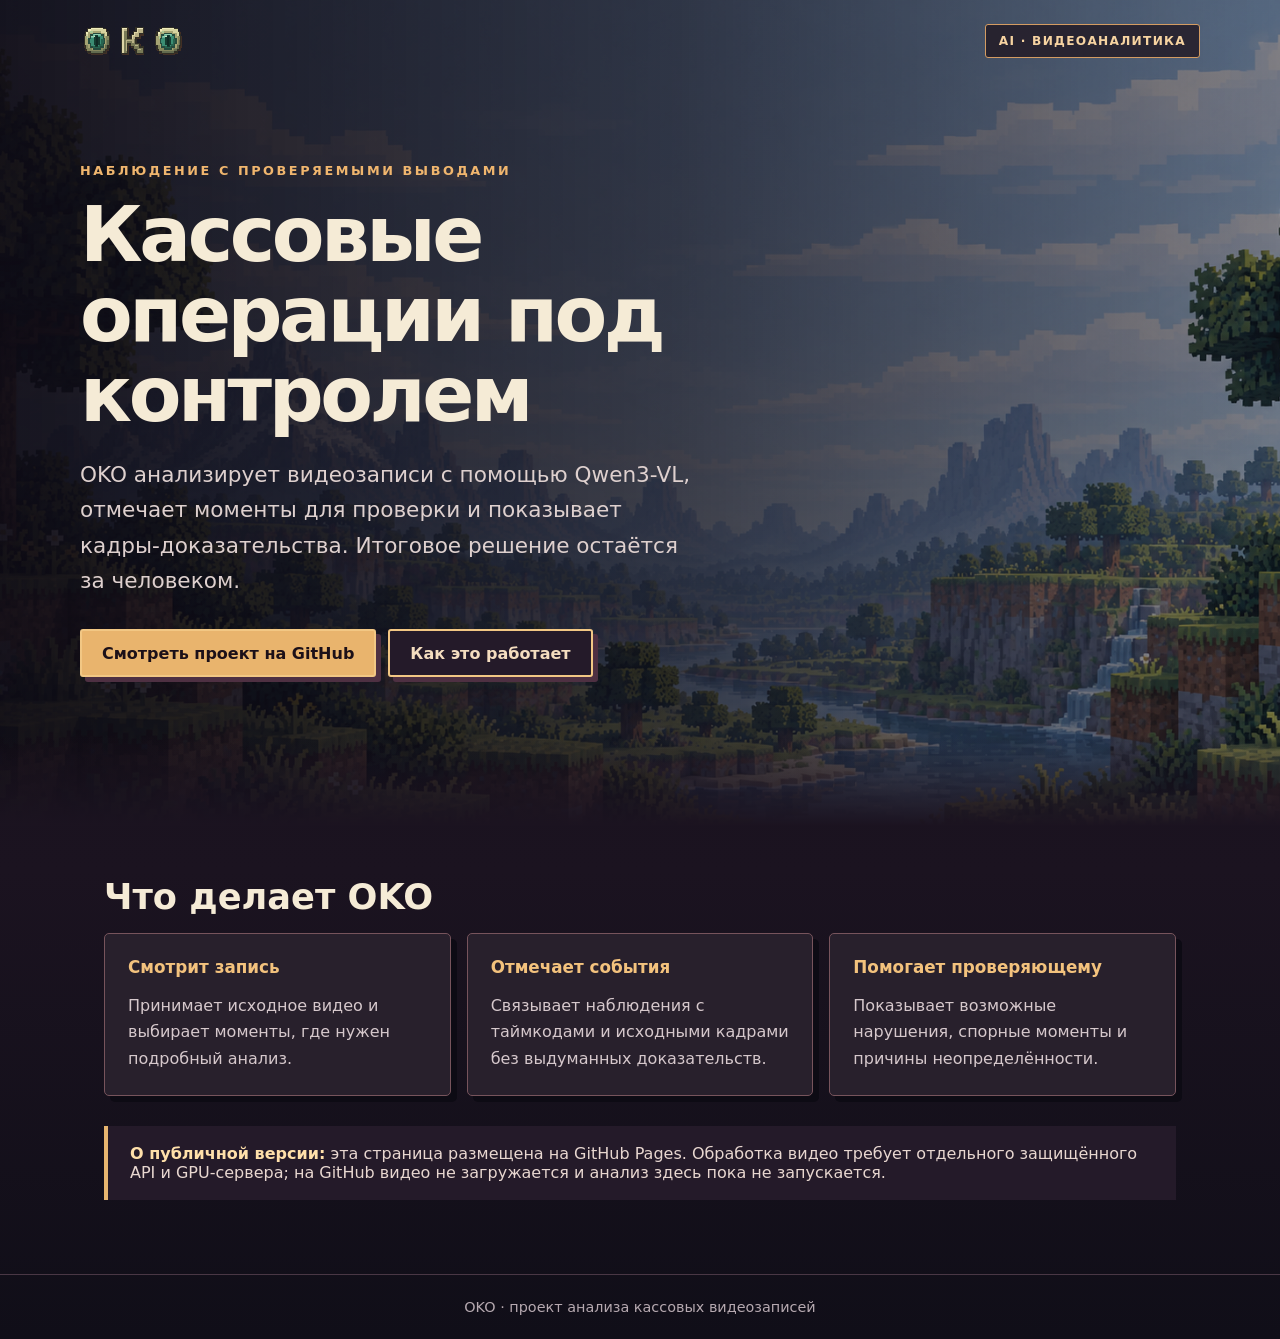
<file: docs/index.html>
<!doctype html>
<html lang="ru">
<head>
  <meta charset="utf-8">
  <meta name="viewport" content="width=device-width, initial-scale=1">
  <meta name="description" content="OKO — проект анализа кассовых видеозаписей с помощью Qwen3-VL и проверкой выводов человеком.">
  <title>OKO — анализ кассовых видео</title>
  <style>
    :root{color-scheme:dark;font-family:system-ui,-apple-system,"Segoe UI",sans-serif;background:#100e18;color:#f5ebd6}
    *{box-sizing:border-box}body{margin:0;min-height:100vh;background:linear-gradient(180deg,#100e18 0%,#1b1320 65%,#100e18 100%)}
    a{color:inherit}a:focus-visible{outline:3px solid #f3bf71;outline-offset:4px}
    .hero{position:relative;isolation:isolate;min-height:590px;padding:24px max(24px,calc((100vw - 1120px)/2));background:linear-gradient(90deg,rgba(13,10,20,.94),rgba(13,10,20,.72) 53%,rgba(13,10,20,.4)),url("assets/overworld-soft.png") center/cover}
    .hero::after{content:"";position:absolute;inset:auto 0 0;height:90px;background:linear-gradient(transparent,#1b1320);z-index:-1}
    nav{display:flex;align-items:center;justify-content:space-between;gap:20px;font-weight:700;letter-spacing:.08em}nav img{width:105px;height:auto}
    .chip{border:1px solid #d49c62;background:#201721c9;padding:9px 13px;border-radius:3px;color:#f6d3a1;font-size:.76rem;text-transform:uppercase}
    .hero-content{max-width:690px;padding:105px 0 125px}.eyebrow{color:#f0b66e;text-transform:uppercase;font-size:.8rem;letter-spacing:.2em;font-weight:800}
    h1{font-size:clamp(2.9rem,6vw,5.8rem);line-height:1.04;margin:17px 0 22px;letter-spacing:-.045em}p{line-height:1.65}.lead{font-size:clamp(1.1rem,2vw,1.35rem);color:#ded0ce;max-width:620px}
    .actions{display:flex;flex-wrap:wrap;gap:12px;margin-top:30px}.button{display:inline-flex;align-items:center;justify-content:center;min-height:48px;padding:10px 20px;border:2px solid #f2c784;background:#e9b46d;color:#1c1018;text-decoration:none;font-weight:800;border-radius:3px;box-shadow:5px 5px 0 #4e3042}.button.secondary{background:#241a29;color:#f4ddbf}
    main{max-width:1120px;margin:auto;padding:20px 24px 74px}h2{font-size:clamp(1.5rem,3vw,2.2rem);margin:30px 0 16px}.grid{display:grid;grid-template-columns:repeat(3,minmax(0,1fr));gap:16px}.card{background:#28202c;border:1px solid #77545c;border-radius:5px;padding:23px;box-shadow:6px 6px 0 #0d0b14}.card b{color:#f3c27d;font-size:1.05rem}.card p{color:#d6c8cc;margin-bottom:0}
    .notice{margin-top:30px;border-left:4px solid #e7b56f;background:#241a29;padding:18px 22px;color:#e8d7d0}.notice strong{color:#ffe0aa}footer{border-top:1px solid #493745;color:#b6a9b0;padding:24px;text-align:center;font-size:.9rem}
    @media(max-width:720px){.hero{min-height:auto;padding:20px 24px}.hero-content{padding:75px 0 95px}.grid{grid-template-columns:1fr}.chip{font-size:.65rem}}
  </style>
</head>
<body>
  <header class="hero">
    <nav><img src="assets/oko-ender-wordmark.svg" alt="OKO"><span class="chip">AI · видеоаналитика</span></nav>
    <div class="hero-content">
      <div class="eyebrow">Наблюдение с проверяемыми выводами</div>
      <h1>Кассовые операции под контролем</h1>
      <p class="lead">OKO анализирует видеозаписи с помощью Qwen3-VL, отмечает моменты для проверки и показывает кадры-доказательства. Итоговое решение остаётся за человеком.</p>
      <div class="actions"><a class="button" href="https://github.com/Klamsii/OKO">Смотреть проект на GitHub</a><a class="button secondary" href="#about">Как это работает</a></div>
    </div>
  </header>
  <main id="about">
    <h2>Что делает OKO</h2>
    <div class="grid">
      <div class="card"><b>Смотрит запись</b><p>Принимает исходное видео и выбирает моменты, где нужен подробный анализ.</p></div>
      <div class="card"><b>Отмечает события</b><p>Связывает наблюдения с таймкодами и исходными кадрами без выдуманных доказательств.</p></div>
      <div class="card"><b>Помогает проверяющему</b><p>Показывает возможные нарушения, спорные моменты и причины неопределённости.</p></div>
    </div>
    <div class="notice"><strong>О публичной версии:</strong> эта страница размещена на GitHub Pages. Обработка видео требует отдельного защищённого API и GPU-сервера; на GitHub видео не загружается и анализ здесь пока не запускается.</div>
  </main>
  <footer>OKO · проект анализа кассовых видеозаписей</footer>
</body>
</html>
</file>
